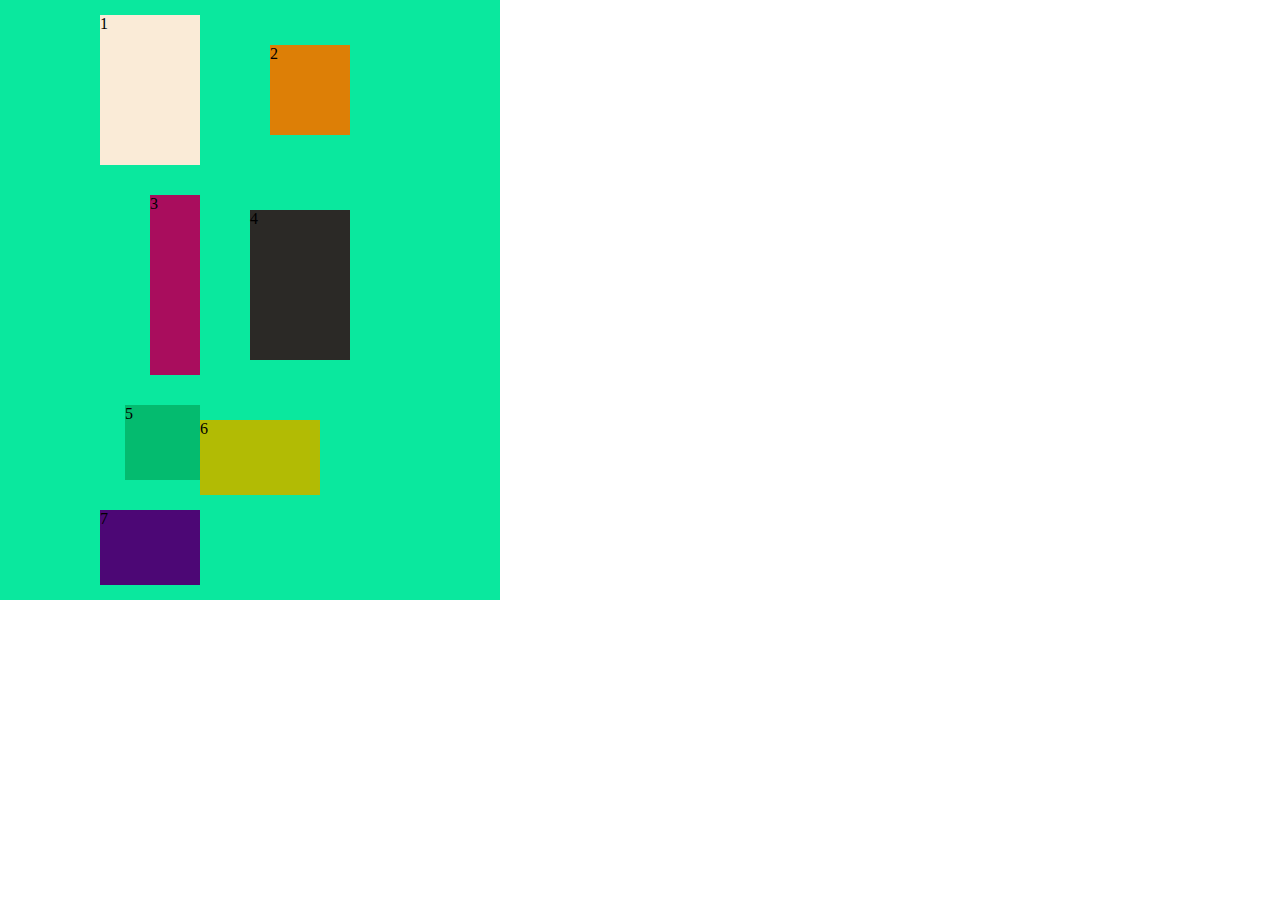
<file: HTML CSS/Grid/index.html>
<!DOCTYPE html>
<html lang="en">
<head>
    <meta charset="UTF-8">
    <meta name="viewport" content="width=device-width, initial-scale=1.0">
    <title>Document</title>
    <link rel="stylesheet" href="style.css">
</head>
<body>
    <div class="shape-container">
        <div class="shape  shape-1">1</div>
        <div class="shape  shape-2">2</div>
        <div class="shape  shape-3">3</div>
        <div class="shape  shape-4">4</div>
        <div class="shape  shape-5">5</div>
        <div class="shape  shape-6">6</div>
        <div class="shape  shape-7">7</div>
    </div>
</body>
</html>
</file>
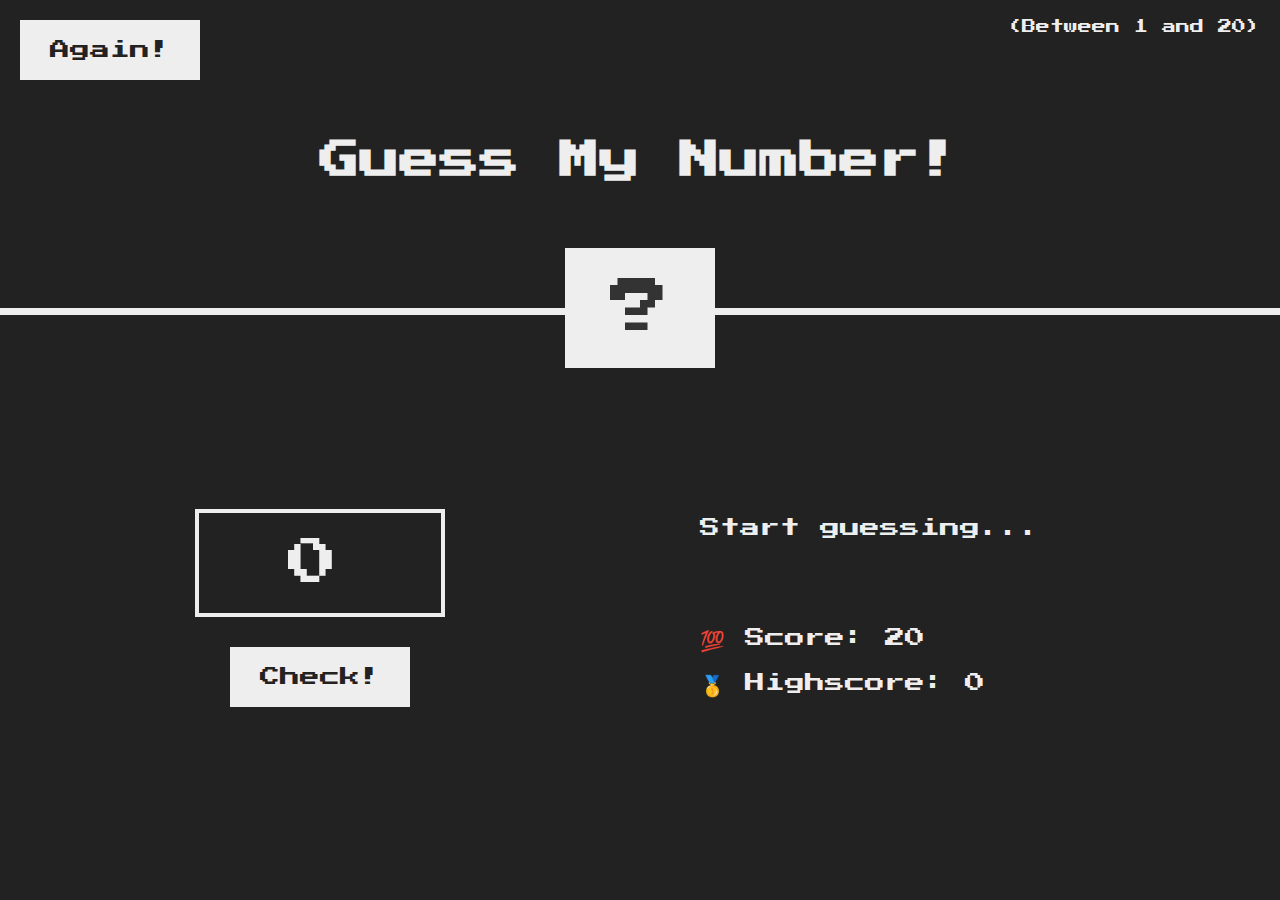
<file: JS/guess number/index.html>
<!DOCTYPE html>
<html lang="en">
  <head>
    <meta charset="UTF-8" />
    <meta name="viewport" content="width=device-width, initial-scale=1.0" />
    <meta http-equiv="X-UA-Compatible" content="ie=edge" />
    <link rel="stylesheet" href="style.css" />
    <title>Guess My Number!</title>
  </head>
  <body>
    <header>
      <h1>Guess My Number!</h1>
      <p class="between">(Between 1 and 20)</p>
      <button class="btn again">Again!</button>
      <div class="number">?</div>
    </header>
    <main>
      <section class="left">
        <input type="number" class="guess" value="0" />
        <button class="btn check">Check!</button>
      </section>

      <section class="right">
        <p class="message">Start guessing...</p>

        <p class="label-score">
          💯 Score:
          <span class="score">20</span>
        </p>

        <p class="label-highscore">
          🥇 Highscore: <span class="highscore">0</span>
        </p>
      </section>
    </main>
    <script src="script.js"></script>
  </body>
</html>
</file>
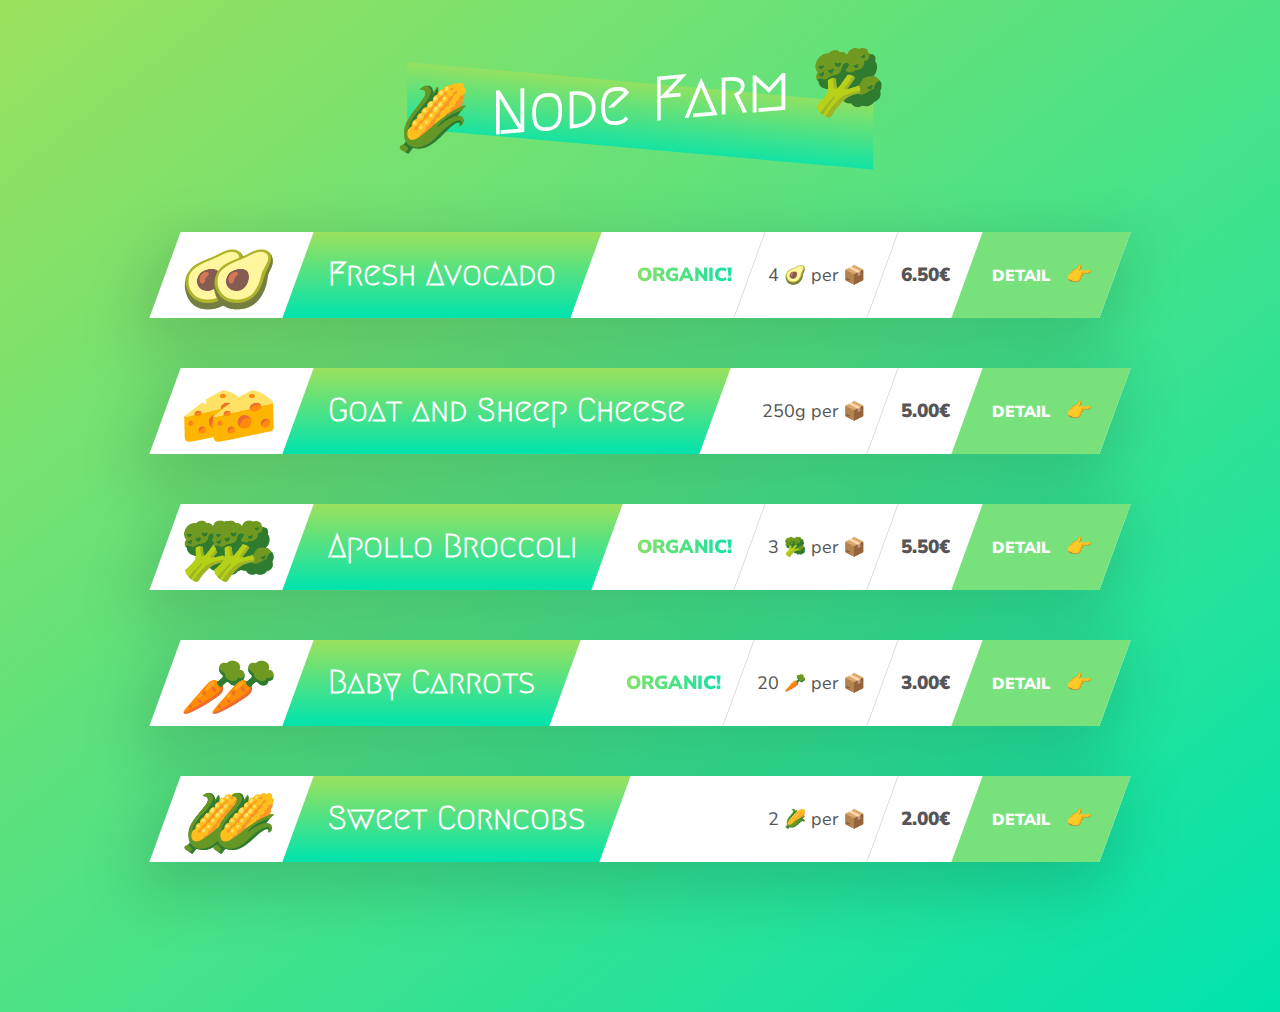
<file: node farm starter/starter/templates/overview.html>
<!DOCTYPE html>
<html lang="en">
  <head>
    <meta charset="UTF-8" />
    <meta name="viewport" content="width=device-width, initial-scale=1.0" />
    <meta http-equiv="X-UA-Compatible" content="ie=edge" />
    <link
      href="https://fonts.googleapis.com/css?family=Megrim|Nunito+Sans:400,900"
      rel="stylesheet"
    />
    <link
      rel="icon"
      href="https://emojipedia-us.s3.dualstack.us-west-1.amazonaws.com/thumbs/240/apple/155/ear-of-maize_1f33d.png"
    />

    <title>NODE FARM</title>

    <style>
      *,
      *::before,
      *::after {
        margin: 0;
        padding: 0;
        box-sizing: inherit;
      }

      html {
        font-size: 62.5%;
        box-sizing: border-box;
      }

      body {
        padding: 5rem 5rem 10rem;
        line-height: 1.7;
        font-family: 'Nunito Sans', sans-serif;
        color: #555;
        min-height: 100vh;
        background: linear-gradient(to bottom right, #9be15d, #00e3ae);
      }

      h1 {
        font-family: 'Megrim', sans-serif;
        font-size: 6rem;
        color: white;
        transform: skewY(-5deg);
        text-align: center;
        position: relative;
        word-spacing: 3px;
      }

      h1::before {
        content: '';
        display: block;
        height: 65%;
        width: 49%;
        position: absolute;
        top: 105%;
        left: 50%;
        background: linear-gradient(to bottom, #9be15d, #00e3ae);
        opacity: 0.8;
        z-index: -1;
        transform: skewY(370deg) translate(-50%, -50%);
      }

      .container {
        width: 95rem;
        margin: 0 auto;
      }

      .cards-container {
        margin-top: 8rem;
      }

      .card {
        background: white;
        box-shadow: 0 2rem 6rem 1rem rgba(0, 0, 0, 0.15);
        margin-bottom: 5rem;
        transform: skewX(-20deg);
        display: flex;
        transition: all 0.5s;
      }

      .card__emoji {
        font-size: 5.5rem;
        line-height: 1.2;
        padding: 1.5rem 6rem 0.5rem 1.5rem;
        letter-spacing: -4rem;
        transform: skewX(20deg);
      }

      .card__title-box {
        background: linear-gradient(to bottom, #9be15d, #00e3ae);
        margin-right: auto;
        display: flex;
        align-items: center;
        padding: 0 3rem;
      }

      .card__title {
        font-family: 'Megrim', sans-serif;
        color: white;
        font-size: 3.25rem;
        transform: skewX(20deg);
      }

      .card__details {
        display: flex;
      }

      .card__detail-box {
        align-self: stretch;
        border-right: 1px solid #ddd;
        display: flex;
        align-items: center;
      }

      .card__detail-box:last-child {
        border: none;
      }

      .card__detail {
        font-weight: 400;
        font-size: 1.8rem;
        transform: skewX(20deg);
        padding: 1.75rem;
      }

      .card__detail--organic {
        font-weight: 900;
        text-transform: uppercase;
        font-size: 1.9rem;
        background-image: linear-gradient(to right, #9be15d, #00e3ae);
        -webkit-background-clip: text;
        background-clip: text;
        color: transparent;
      }

      .card__detail--price {
        font-weight: 900;
        font-size: 1.9rem;
      }

      .card__link:link,
      .card__link:visited {
        flex: 0 0 auto;
        background-color: #79e17b;
        color: white;
        font-size: 1.6rem;
        font-weight: 900;
        text-transform: uppercase;
        text-decoration: none;
        padding: 2.5rem;
        text-align: center;
        display: flex;
        align-items: center;
        justify-content: center;
        transition: all 0.3s;
      }

      .card__link:hover,
      .card__link:active {
        background-color: #9be15d;
      }

      .card__link span {
        transform: skewX(20deg);
      }

      .card:hover {
        transform: skewX(-20deg) scale(1.08);
        box-shadow: 0 3rem 8rem 2rem rgba(0, 0, 0, 0.15);
      }

      .emoji-left {
        font-size: 2rem;
        margin-right: 1rem;
      }

      .emoji-right {
        font-size: 2rem;
        margin-left: 1rem;
      }

      .not-organic {
        display: none;
      }
    </style>
  </head>

  <body>
    <div class="container">
      <h1>🌽 Node Farm 🥦</h1>

      <div class="cards-container">
        <figure class="card">
          <div class="card__emoji">🥑🥑</div>

          <div class="card__title-box">
            <h2 class="card__title">Fresh Avocado</h2>
          </div>

          <div class="card__details">
            <div class="card__detail-box">
              <h6 class="card__detail card__detail--organic">Organic!</h6>
            </div>

            <div class="card__detail-box">
              <h6 class="card__detail">4 🥑 per 📦</h6>
            </div>

            <div class="card__detail-box">
              <h6 class="card__detail card__detail--price">6.50€</h6>
            </div>
          </div>

          <a class="card__link" href="#">
            <span>Detail <i class="emoji-right">👉</i></span>
          </a>
        </figure>

        <figure class="card">
          <div class="card__emoji">🧀🧀</div>
          <div class="card__title-box">
            <h2 class="card__title">Goat and Sheep Cheese</h2>
          </div>

          <div class="card__details">
            <div class="card__detail-box">
              <h6 class="card__detail">250g per 📦</h6>
            </div>

            <div class="card__detail-box">
              <h6 class="card__detail card__detail--price">5.00€</h6>
            </div>
          </div>

          <a class="card__link" href="#">
            <span>Detail <i class="emoji-right">👉</i></span>
          </a>
        </figure>

        <figure class="card">
          <div class="card__emoji">🥦🥦</div>
          <div class="card__title-box">
            <h2 class="card__title">Apollo Broccoli</h2>
          </div>

          <div class="card__details">
            <div class="card__detail-box">
              <h6 class="card__detail card__detail--organic">Organic!</h6>
            </div>

            <div class="card__detail-box">
              <h6 class="card__detail">3 🥦 per 📦</h6>
            </div>

            <div class="card__detail-box">
              <h6 class="card__detail card__detail--price">5.50€</h6>
            </div>
          </div>

          <a class="card__link" href="#">
            <span>Detail <i class="emoji-right">👉</i></span>
          </a>
        </figure>

        <figure class="card">
          <div class="card__emoji">🥕🥕</div>
          <div class="card__title-box">
            <h2 class="card__title">Baby Carrots</h2>
          </div>

          <div class="card__details">
            <div class="card__detail-box">
              <h6 class="card__detail card__detail--organic">Organic!</h6>
            </div>

            <div class="card__detail-box">
              <h6 class="card__detail">20 🥕 per 📦</h6>
            </div>

            <div class="card__detail-box">
              <h6 class="card__detail card__detail--price">3.00€</h6>
            </div>
          </div>

          <a class="card__link" href="#">
            <span>Detail <i class="emoji-right">👉</i></span>
          </a>
        </figure>

        <figure class="card">
          <div class="card__emoji">🌽🌽</div>
          <div class="card__title-box">
            <h2 class="card__title">Sweet Corncobs</h2>
          </div>

          <div class="card__details">
            <div class="card__detail-box">
              <h6 class="card__detail">2 🌽 per 📦</h6>
            </div>

            <div class="card__detail-box">
              <h6 class="card__detail card__detail--price">2.00€</h6>
            </div>
          </div>

          <a class="card__link" href="#">
            <span>Detail <i class="emoji-right">👉</i></span>
          </a>
        </figure>
      </div>
    </div>
  </body>
</html>
</file>
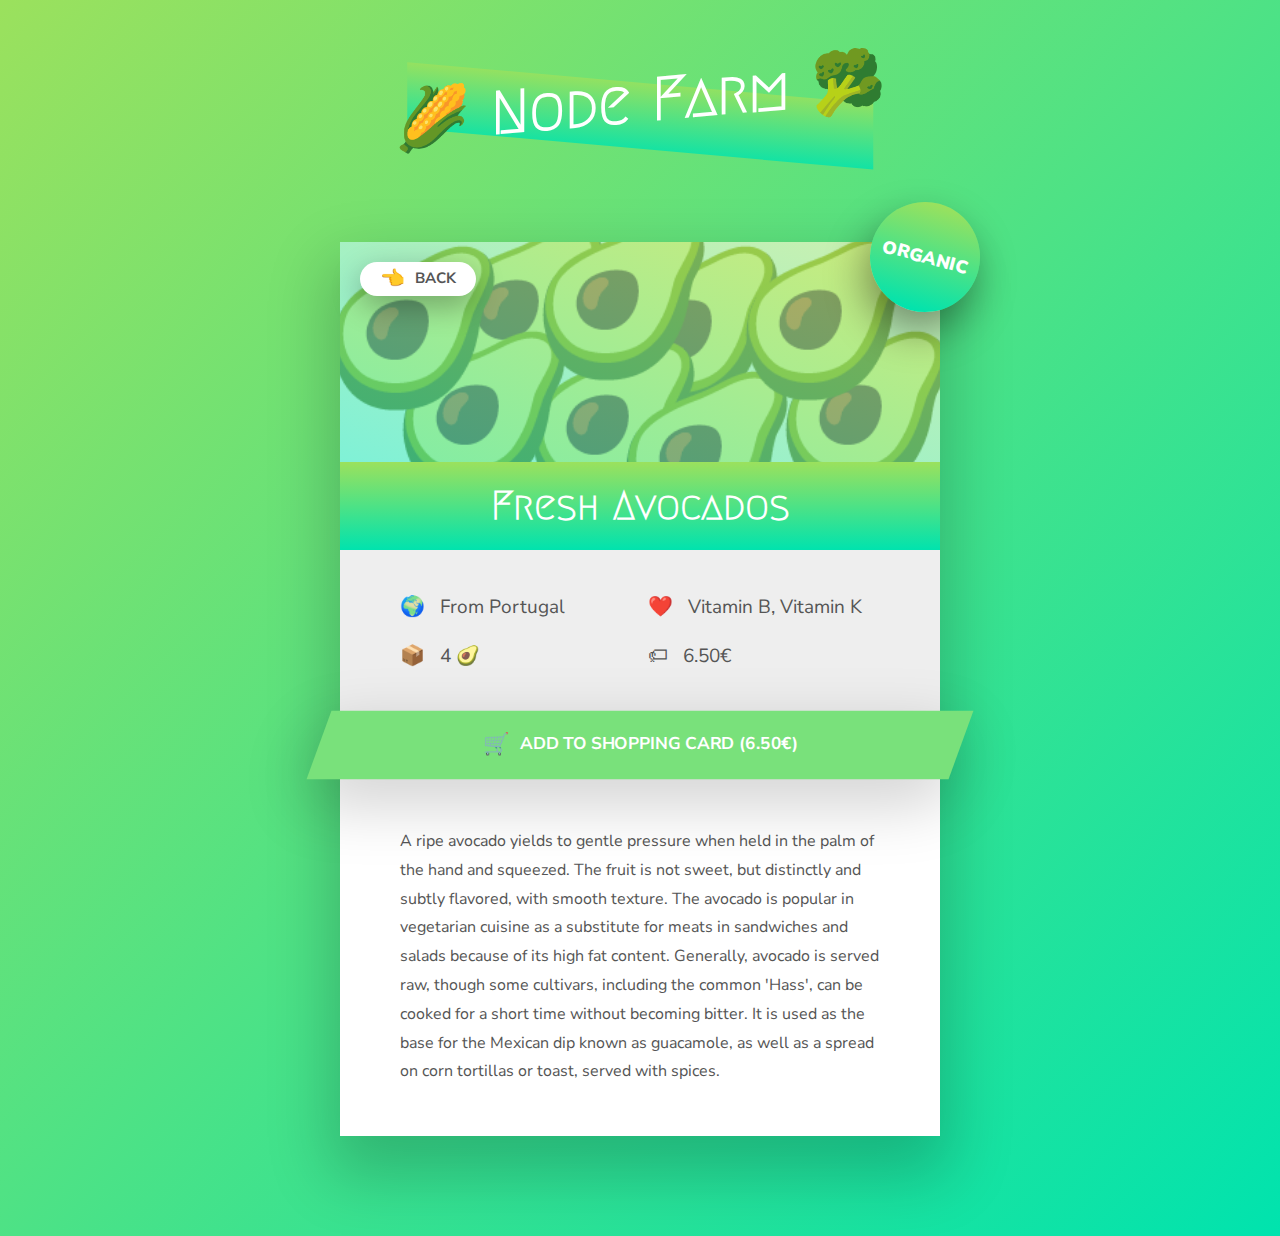
<file: node farm starter/starter/templates/product.html>
<!DOCTYPE html>
<html lang="en">
  <head>
    <meta charset="UTF-8" />
    <meta name="viewport" content="width=device-width, initial-scale=1.0" />
    <meta http-equiv="X-UA-Compatible" content="ie=edge" />
    <link
      href="https://fonts.googleapis.com/css?family=Megrim|Nunito+Sans:400,900"
      rel="stylesheet"
    />
    <link
      rel="icon"
      href="https://emojipedia-us.s3.dualstack.us-west-1.amazonaws.com/thumbs/240/apple/155/ear-of-maize_1f33d.png"
    />

    <title>Fresh Avocados 🥑 /// NODE FARM</title>

    <style>
      *,
      *::before,
      *::after {
        margin: 0;
        padding: 0;
        box-sizing: inherit;
      }

      html {
        font-size: 62.5%;
        box-sizing: border-box;
      }

      body {
        padding: 5rem 5rem 10rem;
        line-height: 1.7;
        font-family: 'Nunito Sans', sans-serif;
        color: #555;
        min-height: 100vh;
        background: linear-gradient(to bottom right, #9be15d, #00e3ae);
      }

      h1 {
        font-family: 'Megrim', sans-serif;
        font-size: 6rem;
        color: white;
        transform: skewY(-5deg);
        text-align: center;
        position: relative;
        word-spacing: 3px;
      }

      h1::before {
        content: '';
        display: block;
        height: 65%;
        width: 49%;
        position: absolute;
        top: 105%;
        left: 50%;
        background: linear-gradient(to bottom, #9be15d, #00e3ae);
        opacity: 0.8;
        z-index: -1;
        transform: skewY(370deg) translate(-50%, -50%);
      }

      .container {
        width: 95rem;
        margin: 0 auto;
      }

      .product {
        width: 60rem;
        margin: 0 auto;
        margin-top: 9rem;
        background: white;
        box-shadow: 0 3rem 6rem 1rem rgba(0, 0, 0, 0.2);
        position: relative;
      }

      .product__hero {
        position: relative;
        height: 22rem;
        overflow: hidden;
      }

      .product__hero::before {
        content: '';
        display: block;
        height: 100%;
        width: 100%;
        position: absolute;
        top: 0;
        left: 0;
        background-image: linear-gradient(to left bottom, #9be15d, #00e3ae);
        opacity: 0.5;
        z-index: 100;
      }

      .product__emoji {
        font-size: 15rem;
        position: absolute;
      }

      .product__emoji--1 {
        top: -4rem;
        left: -2rem;
        z-index: 10;
      }

      .product__emoji--2 {
        top: -6rem;
        left: 9rem;
      }

      .product__emoji--3 {
        top: -4rem;
        right: 15rem;
      }

      .product__emoji--4 {
        top: -5rem;
        right: 2rem;
        z-index: 10;
      }

      .product__emoji--5 {
        bottom: -9rem;
        left: 18rem;
      }

      .product__emoji--6 {
        bottom: -8rem;
        left: 5rem;
      }

      .product__emoji--7 {
        bottom: -12rem;
        right: 14rem;
      }

      .product__emoji--8 {
        bottom: -8rem;
        right: -2rem;
      }

      .product__emoji--9 {
        top: -7rem;
        left: 19rem;
      }

      .product__organic {
        position: absolute;
        top: -4rem;
        right: -4rem;
        z-index: 1000;
        height: 11rem;
        width: 11rem;
        background-image: linear-gradient(to bottom, #9be15d, #00e3ae);
        border-radius: 50%;
        transform: rotate(15deg);
        box-shadow: 0 2rem 4rem rgba(0, 0, 0, 0.4);
        display: flex;
        align-items: center;
        justify-content: center;
      }

      .product__organic h5 {
        font-weight: 900;
        text-transform: uppercase;
        font-size: 1.8rem;
        color: white;
      }

      .product__back:link,
      .product__back:visited {
        position: absolute;
        top: 2rem;
        left: 2rem;
        font-size: 1.5rem;
        font-weight: 700;
        text-transform: uppercase;
        text-decoration: none;
        z-index: 1000;
        color: #555;
        background-color: white;
        box-shadow: 0 1rem 3rem rgba(0, 0, 0, 0.3);
        border-radius: 100rem;
        padding: 0 2rem;
        transition: all 0.3s;
        display: flex;
        align-items: center;
      }

      .product__back:hover,
      .product__back:active {
        background-color: #79e17b;
      }

      .product__name {
        background: linear-gradient(to bottom, #9be15d, #00e3ae);
        padding: 1rem;
        font-family: 'Megrim', sans-serif;
        font-size: 4rem;
        color: white;
        text-align: center;
        word-spacing: 2px;
      }

      .product__details {
        background-color: #eee;
        padding: 4rem 6rem;
        font-size: 1.9rem;
        display: grid;
        grid-template-columns: 1fr 1fr;
        grid-gap: 1.5rem;
      }

      .product__description {
        padding: 5rem 6rem;
        font-size: 1.6rem;
        line-height: 1.8;
      }

      .product__link:link,
      .product__link:visited {
        display: block;
        background-color: #79e17b;
        color: white;
        font-size: 1.6rem;
        font-weight: 700;
        text-transform: uppercase;
        text-decoration: none;
        padding: 1.5rem;
        text-align: center;
        transform: scale(1.07) skewX(-20deg);
        box-shadow: 0 2rem 6rem rgba(0, 0, 0, 0.2);
        display: flex;
        align-items: center;
        justify-content: center;
        transition: all 0.3s;
      }

      .product__link:hover,
      .product__link:active {
        background-color: #9be15d;
        transform: scale(1.1) skewX(-20deg);
      }

      .product__link span {
        transform: skewX(20deg);
      }

      .emoji-left {
        font-size: 2rem;
        margin-right: 1rem;
      }

      .emoji-right {
        font-size: 2rem;
        margin-left: 1rem;
      }

      .not-organic {
        display: none;
      }
    </style>
  </head>

  <body>
    <div class="container">
      <h1>🌽 Node Farm 🥦</h1>

      <figure class="product">
        <div class="product__organic"><h5>Organic</h5></div>
        <a href="#" class="product__back">
          <span class="emoji-left">👈</span>Back
        </a>
        <div class="product__hero">
          <span class="product__emoji product__emoji--1">🥑</span>
          <span class="product__emoji product__emoji--2">🥑</span>
          <span class="product__emoji product__emoji--3">🥑</span>
          <span class="product__emoji product__emoji--4">🥑</span>
          <span class="product__emoji product__emoji--5">🥑</span>
          <span class="product__emoji product__emoji--6">🥑</span>
          <span class="product__emoji product__emoji--7">🥑</span>
          <span class="product__emoji product__emoji--8">🥑</span>
          <span class="product__emoji product__emoji--9">🥑</span>
        </div>
        <h2 class="product__name">Fresh Avocados</h2>
        <div class="product__details">
          <p><span class="emoji-left">🌍</span> From Portugal</p>
          <p><span class="emoji-left">❤️</span> Vitamin B, Vitamin K</p>
          <p><span class="emoji-left">📦</span> 4 🥑</p>
          <p><span class="emoji-left">🏷</span> 6.50€</p>
        </div>
  
        <a href="#" class="product__link">
          <span class="emoji-left">🛒</span>
          <span>Add to shopping card (6.50€)</span>
        </a>
  
        <p class="product__description">
          A ripe avocado yields to gentle pressure when held in the palm of the
          hand and squeezed. The fruit is not sweet, but distinctly and subtly
          flavored, with smooth texture. The avocado is popular in vegetarian
          cuisine as a substitute for meats in sandwiches and salads because of
          its high fat content. Generally, avocado is served raw, though some
          cultivars, including the common 'Hass', can be cooked for a short time
          without becoming bitter. It is used as the base for the Mexican dip
          known as guacamole, as well as a spread on corn tortillas or toast,
          served with spices.
        </p>
      </figure>
      
    </div>
  </body>
</html>
</file>
<file: HTML CSS/Grid/style.css>
* 
{
    margin: 0;
    padding: 0;
    box-sizing: border-box;
}

.shape-1 
{
    width: 100px;
    height: 150px;
    background-color: antiquewhite;
}
.shape-2
{
    width: 80px;
    height: 90px;
    background-color: rgb(221, 127, 6);
}
.shape-3 
{
    width: 50px;
    height: 180px;
    background-color: rgb(169, 13, 93);
}
.shape-4
{
    width: 100px;
    height: 150px;
    background-color: rgb(43, 41, 38);
}
.shape-5
{
    width: 75px;
    height: 75px;
    background-color: rgb(4, 187, 111);
}
.shape-6
{
    width: 120px;
    height: 75px;
    background-color: rgb(178, 187, 4);
    align-self: end;
    justify-self:  start;
}
.shape-7
{
    width: 100px;
    height: 75px;
    background-color: rgb(76, 7, 117);
}

.shape-container 
{
    width: 500px;
    height: 600px;
    background-color: rgb(10, 232, 158);

    display: grid;
    grid-template-columns: 200px 150px;
    align-content: stretch;
    /* justify-content: end; */
    align-items: center;
    justify-items: end;
    /* grid-template-rows: 100px 100px; */
}
</file>
<file: JS/guess number/style.css>
@import url('https://fonts.googleapis.com/css?family=Press+Start+2P&display=swap');

* {
  margin: 0;
  padding: 0;
  box-sizing: inherit;
}

html {
  font-size: 62.5%;
  box-sizing: border-box;
}

body {
  font-family: 'Press Start 2P', sans-serif;
  color: #eee;
  background-color: #222;
  /* background-color: #60b347; */
}

/* LAYOUT */
header {
  position: relative;
  height: 35vh;
  border-bottom: 7px solid #eee;
}

main {
  height: 65vh;
  color: #eee;
  display: flex;
  align-items: center;
  justify-content: space-around;
}

.left {
  width: 52rem;
  display: flex;
  flex-direction: column;
  align-items: center;
}

.right {
  width: 52rem;
  font-size: 2rem;
}

/* ELEMENTS STYLE */
h1 {
  font-size: 4rem;
  text-align: center;
  position: absolute;
  width: 100%;
  top: 52%;
  left: 50%;
  transform: translate(-50%, -50%);
}

.number {
  background: #eee;
  color: #333;
  font-size: 6rem;
  width: 15rem;
  padding: 3rem 0rem;
  text-align: center;
  position: absolute;
  bottom: 0;
  left: 50%;
  transform: translate(-50%, 50%);
}

.between {
  font-size: 1.4rem;
  position: absolute;
  top: 2rem;
  right: 2rem;
}

.again {
  position: absolute;
  top: 2rem;
  left: 2rem;
}

.guess {
  background: none;
  border: 4px solid #eee;
  font-family: inherit;
  color: inherit;
  font-size: 5rem;
  padding: 2.5rem;
  width: 25rem;
  text-align: center;
  display: block;
  margin-bottom: 3rem;
}

.btn {
  border: none;
  background-color: #eee;
  color: #222;
  font-size: 2rem;
  font-family: inherit;
  padding: 2rem 3rem;
  cursor: pointer;
}

.btn:hover {
  background-color: #ccc;
}

.message {
  margin-bottom: 8rem;
  height: 3rem;
}

.label-score {
  margin-bottom: 2rem;
}
</file>
